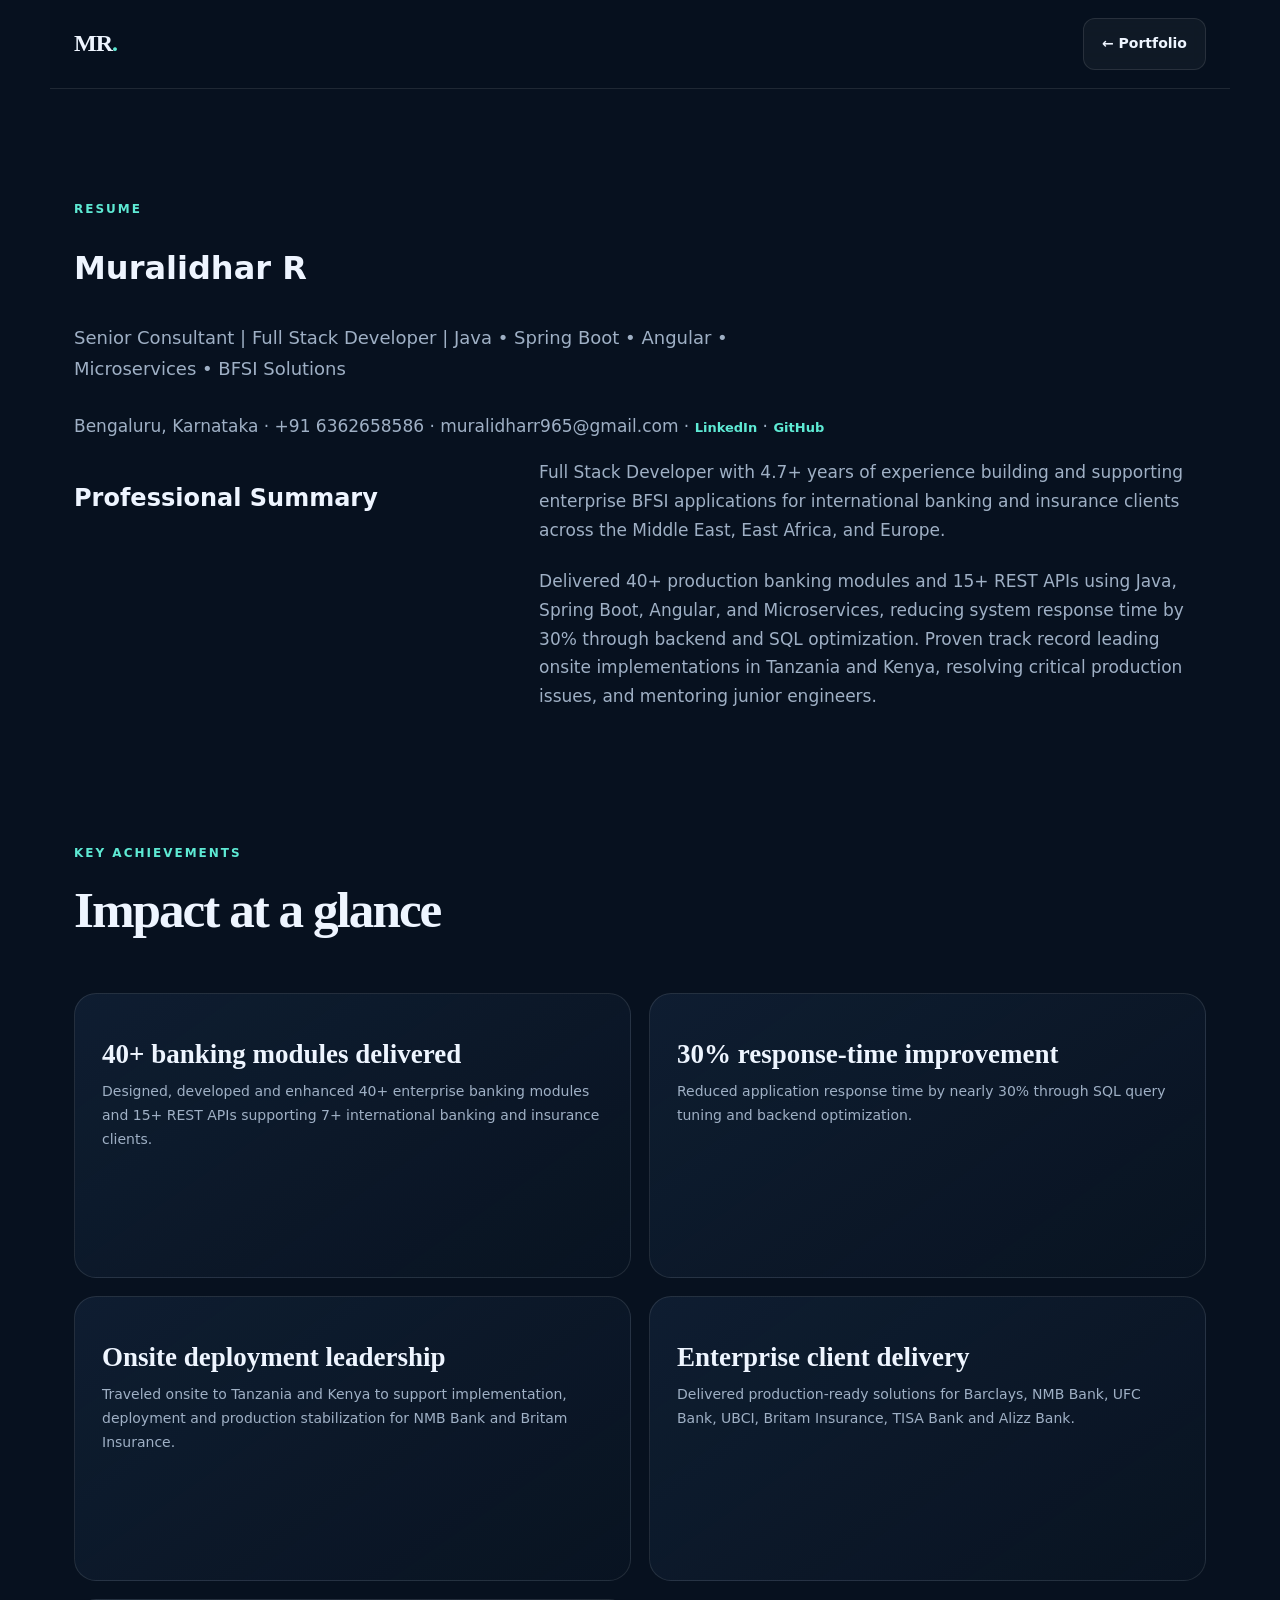
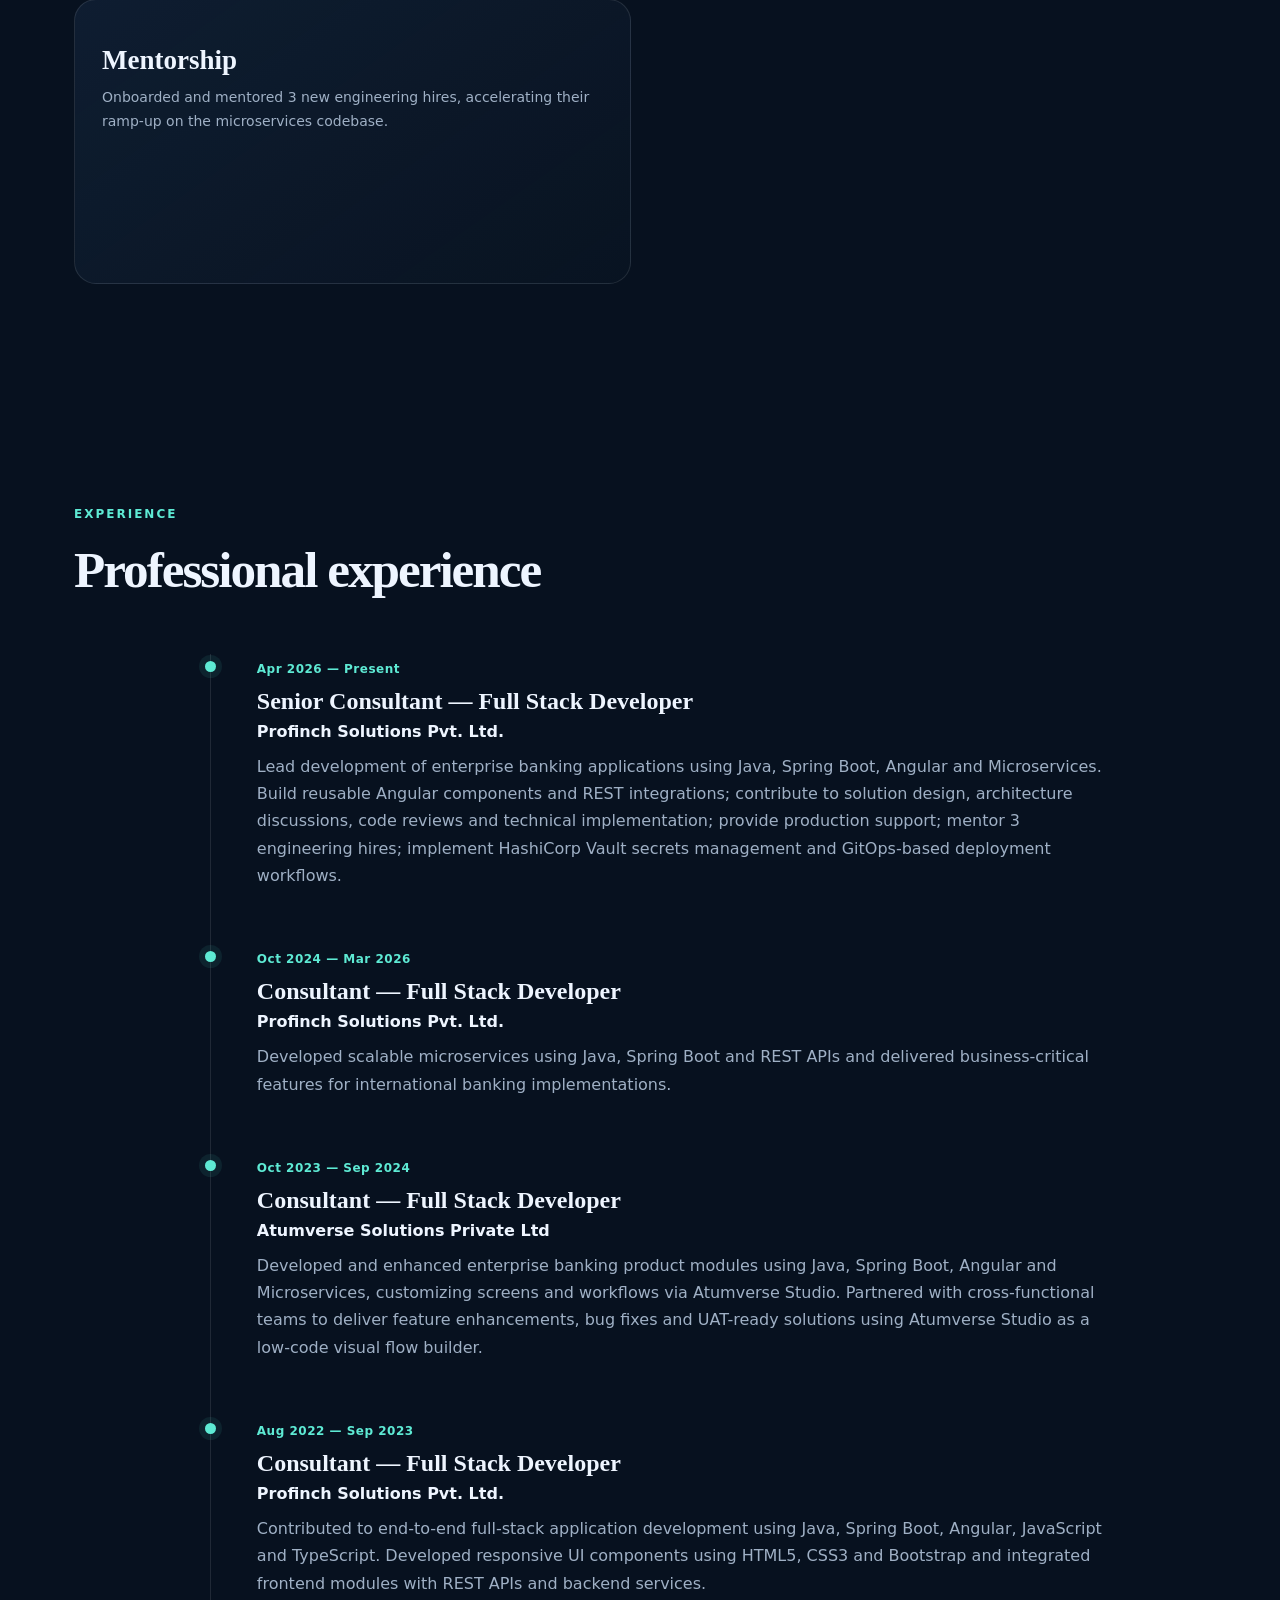
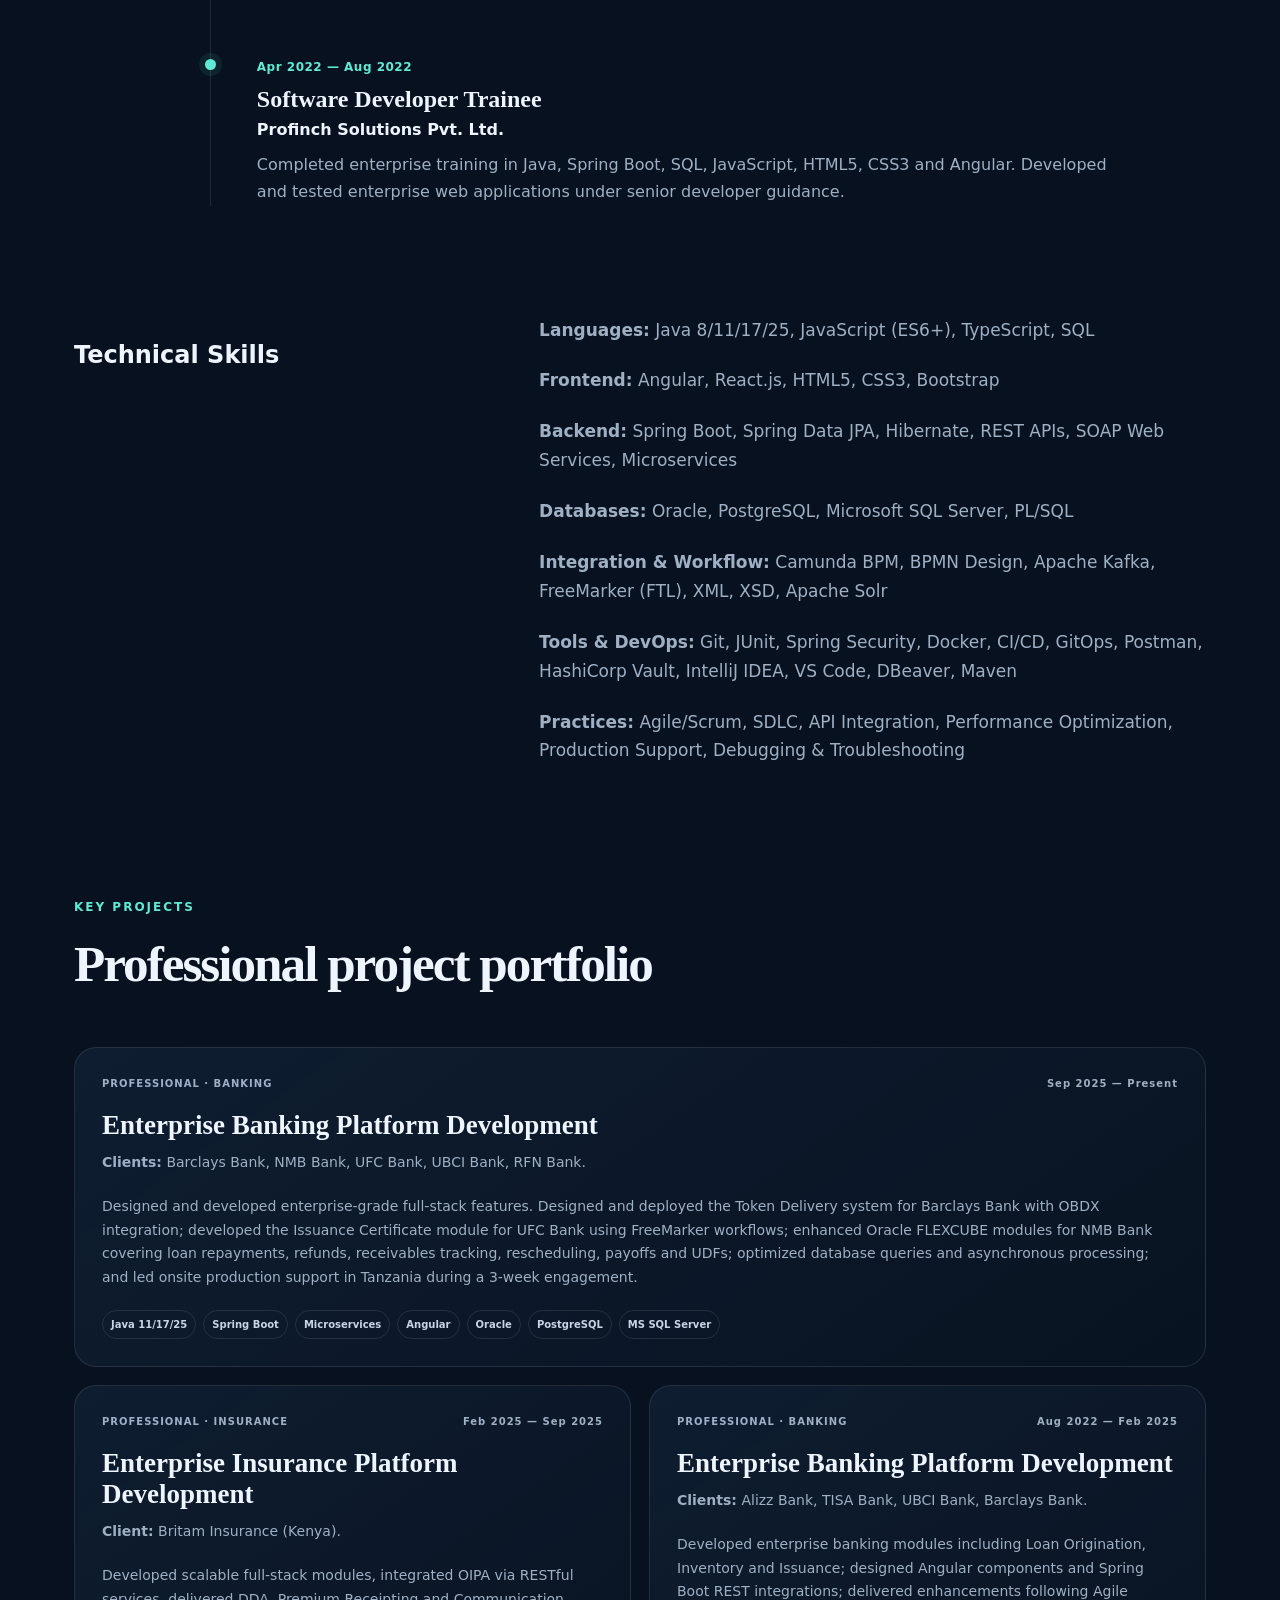
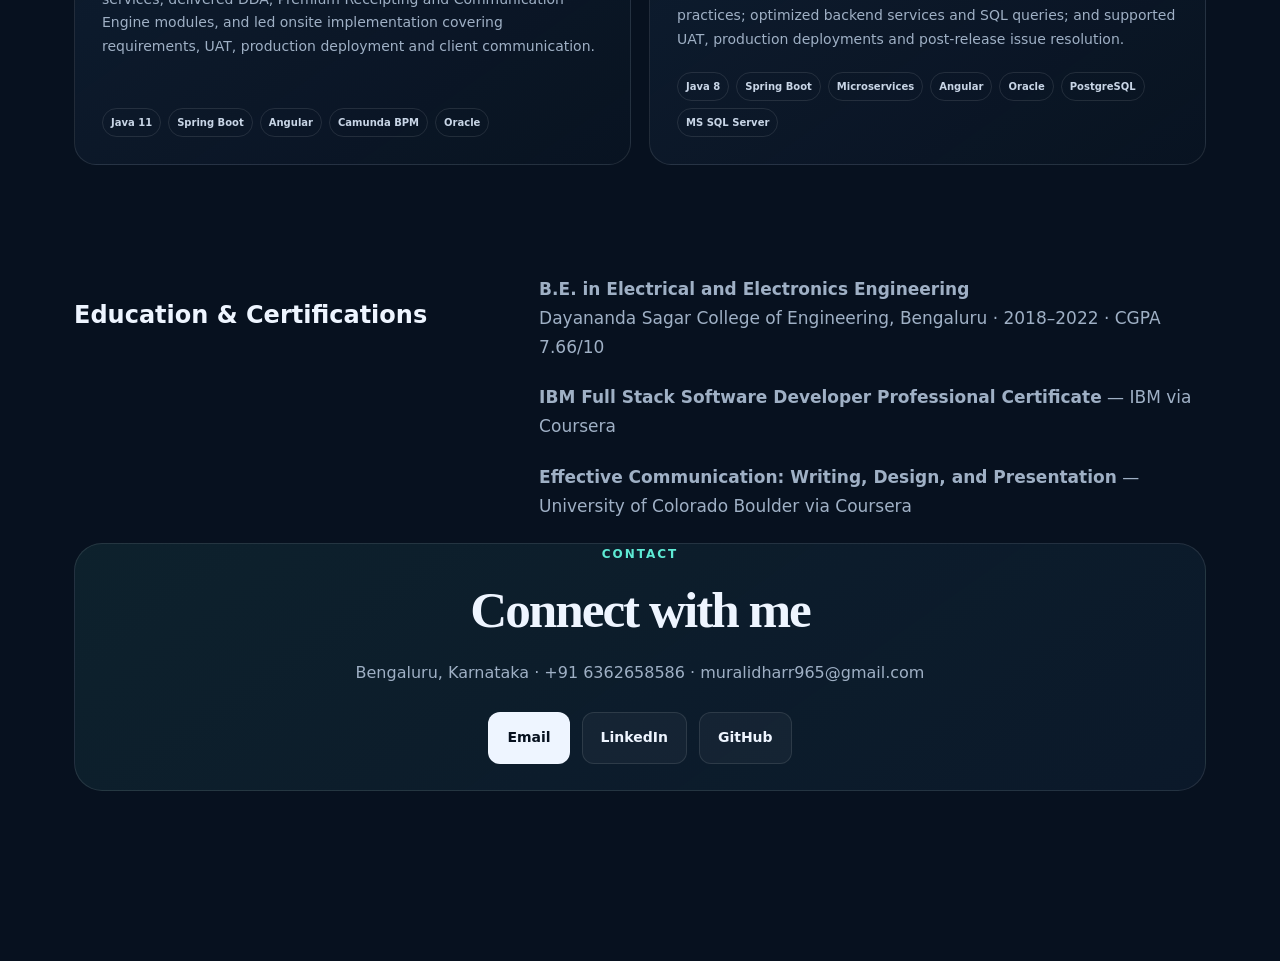
<file: resume.html>
<!doctype html>
<html lang="en">
<head>
<meta charset="utf-8">
<meta name="viewport" content="width=device-width,initial-scale=1">
<meta name="description" content="Muralidhar R — Senior Consultant and Full Stack Developer with 4.7+ years of BFSI enterprise application experience.">
<title>Muralidhar R | Resume</title>
<link rel="stylesheet" href="styles.css">
</head>
<body>
<header class="nav"><a class="brand" href="index.html"><span class="brand-mark">MR</span><span class="brand-dot">.</span></a><a class="btn secondary" href="index.html">← Portfolio</a></header>
<main class="section">
<div class="section-heading"><p class="eyebrow">RESUME</p><h1>Muralidhar R</h1><p class="hero-text">Senior Consultant | Full Stack Developer | Java • Spring Boot • Angular • Microservices • BFSI Solutions</p><p class="content">Bengaluru, Karnataka · +91 6362658586 · muralidharr965@gmail.com · <a class="text-link" href="https://www.linkedin.com/in/muralidhar-fullstackdev/" target="_blank" rel="noopener noreferrer">LinkedIn</a> · <a class="text-link" href="https://github.com/MURALI9900" target="_blank" rel="noopener noreferrer">GitHub</a></p></div>

<section class="two-col"><div><h2>Professional Summary</h2></div><div class="content"><p>Full Stack Developer with 4.7+ years of experience building and supporting enterprise BFSI applications for international banking and insurance clients across the Middle East, East Africa, and Europe.</p><p>Delivered 40+ production banking modules and 15+ REST APIs using Java, Spring Boot, Angular, and Microservices, reducing system response time by 30% through backend and SQL optimization. Proven track record leading onsite implementations in Tanzania and Kenya, resolving critical production issues, and mentoring junior engineers.</p></div></section>

<section class="section" style="padding-left:0;padding-right:0"><div class="section-heading"><p class="eyebrow">KEY ACHIEVEMENTS</p><h2>Impact at a glance</h2></div><div class="project-grid">
<article class="project-card"><h3>40+ banking modules delivered</h3><p>Designed, developed and enhanced 40+ enterprise banking modules and 15+ REST APIs supporting 7+ international banking and insurance clients.</p></article>
<article class="project-card"><h3>30% response-time improvement</h3><p>Reduced application response time by nearly 30% through SQL query tuning and backend optimization.</p></article>
<article class="project-card"><h3>Onsite deployment leadership</h3><p>Traveled onsite to Tanzania and Kenya to support implementation, deployment and production stabilization for NMB Bank and Britam Insurance.</p></article>
<article class="project-card"><h3>Enterprise client delivery</h3><p>Delivered production-ready solutions for Barclays, NMB Bank, UFC Bank, UBCI, Britam Insurance, TISA Bank and Alizz Bank.</p></article>
<article class="project-card"><h3>Mentorship</h3><p>Onboarded and mentored 3 new engineering hires, accelerating their ramp-up on the microservices codebase.</p></article>
</div></section>

<section class="section" style="padding-left:0;padding-right:0"><div class="section-heading"><p class="eyebrow">EXPERIENCE</p><h2>Professional experience</h2></div><div class="timeline">
<article class="timeline-item"><div class="dot"></div><div><span class="period">Apr 2026 — Present</span><h3>Senior Consultant — Full Stack Developer</h3><p class="company">Profinch Solutions Pvt. Ltd.</p><p>Lead development of enterprise banking applications using Java, Spring Boot, Angular and Microservices. Build reusable Angular components and REST integrations; contribute to solution design, architecture discussions, code reviews and technical implementation; provide production support; mentor 3 engineering hires; implement HashiCorp Vault secrets management and GitOps-based deployment workflows.</p></div></article>
<article class="timeline-item"><div class="dot"></div><div><span class="period">Oct 2024 — Mar 2026</span><h3>Consultant — Full Stack Developer</h3><p class="company">Profinch Solutions Pvt. Ltd.</p><p>Developed scalable microservices using Java, Spring Boot and REST APIs and delivered business-critical features for international banking implementations.</p></div></article>
<article class="timeline-item"><div class="dot"></div><div><span class="period">Oct 2023 — Sep 2024</span><h3>Consultant — Full Stack Developer</h3><p class="company">Atumverse Solutions Private Ltd</p><p>Developed and enhanced enterprise banking product modules using Java, Spring Boot, Angular and Microservices, customizing screens and workflows via Atumverse Studio. Partnered with cross-functional teams to deliver feature enhancements, bug fixes and UAT-ready solutions using Atumverse Studio as a low-code visual flow builder.</p></div></article>
<article class="timeline-item"><div class="dot"></div><div><span class="period">Aug 2022 — Sep 2023</span><h3>Consultant — Full Stack Developer</h3><p class="company">Profinch Solutions Pvt. Ltd.</p><p>Contributed to end-to-end full-stack application development using Java, Spring Boot, Angular, JavaScript and TypeScript. Developed responsive UI components using HTML5, CSS3 and Bootstrap and integrated frontend modules with REST APIs and backend services.</p></div></article>
<article class="timeline-item"><div class="dot"></div><div><span class="period">Apr 2022 — Aug 2022</span><h3>Software Developer Trainee</h3><p class="company">Profinch Solutions Pvt. Ltd.</p><p>Completed enterprise training in Java, Spring Boot, SQL, JavaScript, HTML5, CSS3 and Angular. Developed and tested enterprise web applications under senior developer guidance.</p></div></article>
</div></section>

<section class="two-col"><div><h2>Technical Skills</h2></div><div class="content"><p><b>Languages:</b> Java 8/11/17/25, JavaScript (ES6+), TypeScript, SQL</p><p><b>Frontend:</b> Angular, React.js, HTML5, CSS3, Bootstrap</p><p><b>Backend:</b> Spring Boot, Spring Data JPA, Hibernate, REST APIs, SOAP Web Services, Microservices</p><p><b>Databases:</b> Oracle, PostgreSQL, Microsoft SQL Server, PL/SQL</p><p><b>Integration &amp; Workflow:</b> Camunda BPM, BPMN Design, Apache Kafka, FreeMarker (FTL), XML, XSD, Apache Solr</p><p><b>Tools &amp; DevOps:</b> Git, JUnit, Spring Security, Docker, CI/CD, GitOps, Postman, HashiCorp Vault, IntelliJ IDEA, VS Code, DBeaver, Maven</p><p><b>Practices:</b> Agile/Scrum, SDLC, API Integration, Performance Optimization, Production Support, Debugging &amp; Troubleshooting</p></div></section>

<section class="section" style="padding-left:0;padding-right:0"><div class="section-heading"><p class="eyebrow">KEY PROJECTS</p><h2>Professional project portfolio</h2></div><div class="project-grid">
<article class="project-card featured"><div class="project-top"><span>PROFESSIONAL · BANKING</span><span>Sep 2025 — Present</span></div><h3>Enterprise Banking Platform Development</h3><p><b>Clients:</b> Barclays Bank, NMB Bank, UFC Bank, UBCI Bank, RFN Bank.</p><p>Designed and developed enterprise-grade full-stack features. Designed and deployed the Token Delivery system for Barclays Bank with OBDX integration; developed the Issuance Certificate module for UFC Bank using FreeMarker workflows; enhanced Oracle FLEXCUBE modules for NMB Bank covering loan repayments, refunds, receivables tracking, rescheduling, payoffs and UDFs; optimized database queries and asynchronous processing; and led onsite production support in Tanzania during a 3-week engagement.</p><div class="tags"><b>Java 11/17/25</b><b>Spring Boot</b><b>Microservices</b><b>Angular</b><b>Oracle</b><b>PostgreSQL</b><b>MS SQL Server</b></div></article>
<article class="project-card"><div class="project-top"><span>PROFESSIONAL · INSURANCE</span><span>Feb 2025 — Sep 2025</span></div><h3>Enterprise Insurance Platform Development</h3><p><b>Client:</b> Britam Insurance (Kenya).</p><p>Developed scalable full-stack modules, integrated OIPA via RESTful services, delivered DDA, Premium Receipting and Communication Engine modules, and led onsite implementation covering requirements, UAT, production deployment and client communication.</p><div class="tags"><b>Java 11</b><b>Spring Boot</b><b>Angular</b><b>Camunda BPM</b><b>Oracle</b></div></article>
<article class="project-card"><div class="project-top"><span>PROFESSIONAL · BANKING</span><span>Aug 2022 — Feb 2025</span></div><h3>Enterprise Banking Platform Development</h3><p><b>Clients:</b> Alizz Bank, TISA Bank, UBCI Bank, Barclays Bank.</p><p>Developed enterprise banking modules including Loan Origination, Inventory and Issuance; designed Angular components and Spring Boot REST integrations; delivered enhancements following Agile practices; optimized backend services and SQL queries; and supported UAT, production deployments and post-release issue resolution.</p><div class="tags"><b>Java 8</b><b>Spring Boot</b><b>Microservices</b><b>Angular</b><b>Oracle</b><b>PostgreSQL</b><b>MS SQL Server</b></div></article>
</div></section>

<section class="two-col"><div><h2>Education &amp; Certifications</h2></div><div class="content"><p><b>B.E. in Electrical and Electronics Engineering</b><br>Dayananda Sagar College of Engineering, Bengaluru · 2018–2022 · CGPA 7.66/10</p><p><b>IBM Full Stack Software Developer Professional Certificate</b> — IBM via Coursera</p><p><b>Effective Communication: Writing, Design, and Presentation</b> — University of Colorado Boulder via Coursera</p></div></section>

<section class="contact"><p class="eyebrow">CONTACT</p><h2>Connect with me</h2><p>Bengaluru, Karnataka · +91 6362658586 · muralidharr965@gmail.com</p><div class="hero-actions"><a class="btn primary" href="mailto:muralidharr965@gmail.com">Email</a><a class="btn secondary" href="https://www.linkedin.com/in/muralidhar-fullstackdev/" target="_blank" rel="noopener noreferrer">LinkedIn</a><a class="btn secondary" href="https://github.com/MURALI9900" target="_blank" rel="noopener noreferrer">GitHub</a></div></section>
</main>
</body>
</html>
</file>
<file: styles.css>
:root{--bg:#07111f;--panel:#0d1a2b;--text:#eef5ff;--muted:#9fb0c5;--line:rgba(255,255,255,.1);--accent:#5eead4;--accent2:#60a5fa;--max:1180px}
*{box-sizing:border-box}html{scroll-behavior:smooth}body{margin:0;background:var(--bg);color:var(--text);font-family:Inter,system-ui,sans-serif;line-height:1.7}a{color:inherit;text-decoration:none}
.site-bg{position:fixed;inset:0;overflow:hidden;pointer-events:none;z-index:-1}.site-bg span{position:absolute;width:420px;height:420px;border-radius:50%;filter:blur(100px);opacity:.14}.site-bg span:first-child{background:#2563eb;top:-160px;left:-120px}.site-bg span:nth-child(2){background:#14b8a6;right:-160px;top:35%}.site-bg span:nth-child(3){background:#7c3aed;bottom:-180px;left:35%}
.nav{position:sticky;top:0;z-index:20;max-width:var(--max);margin:auto;padding:18px 24px;display:flex;align-items:center;justify-content:space-between;background:rgba(7,17,31,.9);backdrop-filter:blur(18px);border-bottom:1px solid var(--line)}.brand{display:flex;align-items:center;font:700 24px "Space Grotesk";letter-spacing:-1px}.brand-mark{color:var(--text)}.brand-dot{color:var(--accent)}.nav-label{margin-left:auto;margin-right:34px;font-size:10px;letter-spacing:2px;color:var(--muted);font-weight:700}nav{display:flex;gap:26px}nav a{font-size:14px;color:var(--muted);transition:.2s}nav a:hover{color:var(--text)}.menu-toggle{display:none;background:none;border:0;color:var(--text);font-size:24px}
.section{max-width:var(--max);margin:auto;padding:110px 24px}.hero{min-height:720px;display:grid;grid-template-columns:1.08fr .92fr;align-items:center;gap:70px;padding-top:90px}.eyebrow{font-size:12px;font-weight:800;letter-spacing:2px;color:var(--accent);margin:0 0 18px}.hero h1{font:700 clamp(45px,6vw,78px)/1.02 "Space Grotesk";letter-spacing:-3px;margin:0;max-width:760px}.hero h1 span{background:linear-gradient(90deg,var(--accent),var(--accent2));-webkit-background-clip:text;background-clip:text;color:transparent}.hero-text{font-size:18px;color:var(--muted);max-width:690px;margin:28px 0}.hero-actions{display:flex;gap:12px;flex-wrap:wrap;margin:26px 0}.btn{padding:13px 18px;border:1px solid var(--line);border-radius:12px;font-weight:700;font-size:14px;transition:.2s}.btn.primary{background:var(--text);color:#07111f}.btn.secondary{background:rgba(255,255,255,.04)}.btn:hover{transform:translateY(-2px);border-color:rgba(255,255,255,.25)}.hero-stack{display:flex;gap:8px;flex-wrap:wrap;margin:4px 0 4px}.hero-stack span{font-size:11px;color:#c8d5e6;border:1px solid var(--line);background:rgba(255,255,255,.035);padding:6px 9px;border-radius:999px}.socials{display:flex;gap:22px;color:var(--muted);font-size:14px}.socials a:hover,.text-link:hover{color:var(--accent)}
.hero-visual{position:relative;min-height:520px;display:grid;place-items:center}.portrait-card{width:min(360px,72vw);height:430px;border:1px solid var(--line);border-radius:34px;padding:18px;background:linear-gradient(145deg,rgba(255,255,255,.1),rgba(255,255,255,.025));box-shadow:0 30px 90px rgba(0,0,0,.35);position:relative;transform:rotate(2deg)}.portrait-card img{width:100%;height:100%;object-fit:cover;border-radius:24px;display:block}.portrait-ring{position:absolute;inset:-18px;border:1px solid rgba(94,234,212,.3);border-radius:40px;transform:rotate(-5deg)}.status{position:absolute;left:28px;bottom:30px;background:rgba(7,17,31,.85);border:1px solid var(--line);padding:8px 12px;border-radius:999px;font-size:12px}.status i{display:inline-block;width:7px;height:7px;border-radius:50%;background:var(--accent);margin-right:7px}.floating-card{position:absolute;background:rgba(13,26,43,.92);border:1px solid var(--line);border-radius:16px;padding:14px 18px;box-shadow:0 18px 50px rgba(0,0,0,.25)}.floating-card strong{display:block;font:700 28px "Space Grotesk"}.floating-card span{font-size:11px;color:var(--muted)}.card-a{top:30px;left:5%}.card-b{right:0;top:48%}.card-c{bottom:35px;left:9%}
.stats{padding-top:0;display:grid;grid-template-columns:repeat(4,1fr);gap:1px;background:var(--line);border:1px solid var(--line);border-radius:20px;overflow:hidden}.stats div{background:rgba(13,26,43,.8);padding:28px}.stats strong{display:block;font:700 34px "Space Grotesk"}.stats span{font-size:13px;color:var(--muted)}
.two-col{display:grid;grid-template-columns:.72fr 1.28fr;gap:90px}.section-heading h2,.contact h2{font:700 clamp(34px,4vw,54px)/1.1 "Space Grotesk";letter-spacing:-2px;margin:0}.content{font-size:17px;color:var(--muted)}.content p{margin-top:0;margin-bottom:22px}.quote{border-left:2px solid var(--accent);padding:12px 0 12px 22px;color:var(--text);font-weight:600}
.timeline{max-width:900px;margin-top:55px;margin-left:12%;border-left:1px solid var(--line)}.timeline-item{position:relative;padding:0 0 55px 46px}.timeline-item:last-child{padding-bottom:0}.dot{position:absolute;left:-6px;top:7px;width:11px;height:11px;border-radius:50%;background:var(--accent);box-shadow:0 0 0 6px rgba(94,234,212,.08)}.period{font-size:12px;color:var(--accent);font-weight:700;letter-spacing:.5px}.timeline h3{font:600 24px "Space Grotesk";margin:7px 0 0}.company{color:var(--text)!important;font-weight:600;margin:3px 0 8px!important}.timeline p{color:var(--muted);margin:0}
.project-grid{display:grid;grid-template-columns:repeat(2,1fr);gap:18px;margin-top:55px}.project-card{background:linear-gradient(145deg,rgba(16,31,51,.9),rgba(9,20,34,.8));border:1px solid var(--line);border-radius:22px;padding:27px;min-height:285px;display:flex;flex-direction:column;transition:.25s}.project-card:hover{transform:translateY(-5px);border-color:rgba(94,234,212,.3)}.project-card.featured{grid-column:span 2;min-height:250px}.project-top{display:flex;justify-content:space-between;gap:20px;color:var(--muted);font-size:10px;font-weight:800;letter-spacing:1px}.project-card h3{font:600 27px "Space Grotesk";margin:18px 0 10px}.project-card p{color:var(--muted);font-size:14px;margin:0 0 20px}.tags{display:flex;gap:7px;flex-wrap:wrap;margin-top:auto}.tags b{font-size:10px;padding:5px 8px;border:1px solid var(--line);border-radius:999px;color:#c8d5e6;font-weight:600}.text-link{margin-top:20px;color:var(--accent);font-size:13px;font-weight:700}
.skills{display:grid;grid-template-columns:repeat(2,1fr);gap:12px}.skills div{padding:18px 20px;background:rgba(13,26,43,.7);border:1px solid var(--line);border-radius:15px}.skills h3{font-size:13px;margin:0 0 6px}.skills p{font-size:13px;color:var(--muted);margin:0}.edu-grid{display:grid;grid-template-columns:repeat(3,1fr);gap:16px;margin-top:50px}.edu-card{padding:25px;background:rgba(13,26,43,.72);border:1px solid var(--line);border-radius:20px}.edu-card span{font-size:11px;color:var(--accent);font-weight:700}.edu-card h3{font:600 20px "Space Grotesk";margin:12px 0 8px}.edu-card p{color:var(--muted);font-size:13px}.edu-card strong{font-size:12px}.contact{margin-bottom:60px;text-align:center;background:linear-gradient(145deg,rgba(94,234,212,.08),rgba(96,165,250,.05));border:1px solid var(--line);border-radius:28px}.contact p:not(.eyebrow){color:var(--muted);max-width:650px;margin:20px auto}.contact .hero-actions{justify-content:center}
footer{max-width:var(--max);margin:auto;padding:28px 24px 45px;border-top:1px solid var(--line);display:flex;justify-content:space-between;color:var(--muted);font-size:12px}
/* Visible by default. JavaScript only enhances the entrance animation. */
.reveal{opacity:1;transform:none}.reveal.animate{animation:rise .7s ease both}@keyframes rise{from{opacity:0;transform:translateY(18px)}to{opacity:1;transform:none}}
@media(max-width:800px){.nav{padding:15px 18px}.nav-label{display:none}.menu-toggle{display:block}nav{display:none;position:absolute;top:68px;left:0;right:0;padding:20px;flex-direction:column;background:#081525;border-bottom:1px solid var(--line)}nav.open{display:flex}.section{padding:78px 18px}.hero{grid-template-columns:1fr;min-height:auto;padding-top:65px}.hero h1{letter-spacing:-2px}.hero-visual{min-height:470px}.stats{grid-template-columns:1fr 1fr}.two-col{grid-template-columns:1fr;gap:30px}.timeline{margin-left:8px}.project-grid{grid-template-columns:1fr}.project-card.featured{grid-column:span 1}.skills,.edu-grid{grid-template-columns:1fr}.floating-card{display:none}footer{flex-direction:column;gap:8px}}
@media(max-width:480px){.hero h1{font-size:43px}.hero-text{font-size:16px}.portrait-card{height:390px}.stats div{padding:20px 15px}.stats strong{font-size:27px}}
</file>
